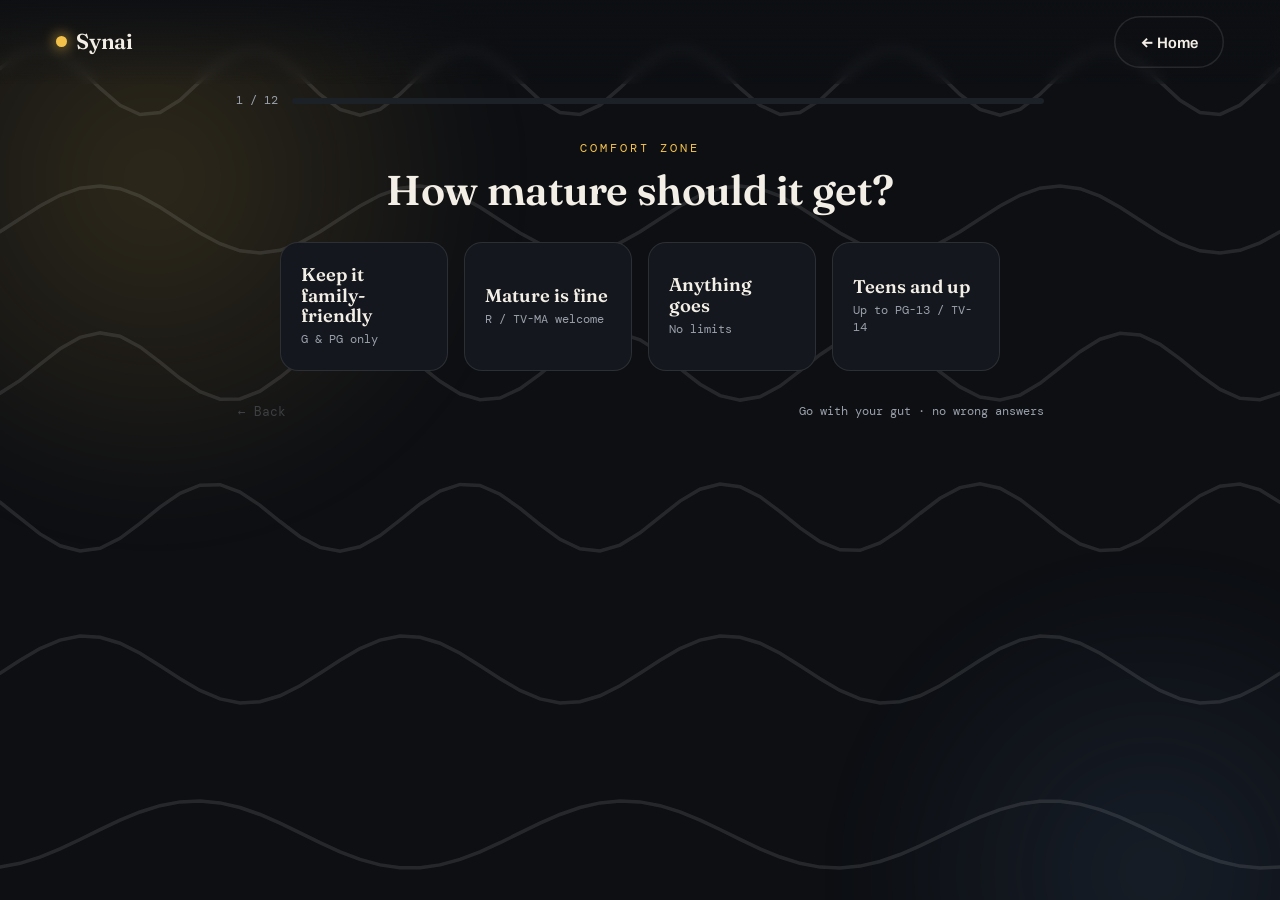
<file: quiz.html>
<!DOCTYPE html>
<html lang="en">
<head>
  <meta charset="UTF-8" />
  <meta name="viewport" content="width=device-width, initial-scale=1.0" />
  <title>Synai — the taste quiz</title>
  <meta name="description" content="Ten this-or-that picks. Synai turns them into a ranked shortlist." />
  <link rel="icon" href="data:image/svg+xml,<svg xmlns='http://www.w3.org/2000/svg' viewBox='0 0 100 100'><circle cx='50' cy='50' r='40' fill='%23F4C24B'/></svg>" />
  <link rel="preconnect" href="https://image.tmdb.org" />
  <link rel="stylesheet" href="assets/css/styles.css" />
</head>
<body>

  <div class="scene" aria-hidden="true">
    <div class="glow g1"></div>
    <div class="glow g2"></div>
  </div>

  <nav class="nav">
    <a class="brand" href="index.html"><span class="dot"></span>Synai</a>
    <a class="btn ghost" href="index.html">← Home</a>
  </nav>

  <main class="quiz-main">
    <div class="quiz-stage" id="quiz-stage">

      <div class="progress" aria-hidden="true">
        <span id="q-count">1 / 10</span>
        <span class="bar"><i id="prog-fill"></i></span>
      </div>

      <div class="q-card" id="q-card">
        <p class="eyebrow" id="q-kicker">Right now</p>
        <h2 id="q-prompt"></h2>
        <div id="q-body"></div>
      </div>

      <div class="q-foot" id="q-foot">
        <button class="ghost-btn" id="q-back" type="button">← Back</button>
        <span id="q-hint">Go with your gut · no wrong answers</span>
      </div>

      <section class="results" id="results" aria-live="polite">
        <div class="results-head">
          <p class="eyebrow" style="text-align:center">Your shortlist</p>
          <h2>Made <em>for you</em></h2>
          <p>Ranked for your mood tonight. Tap any poster to see what it's about.</p>
        </div>
        <div class="taste-summary" id="taste-summary"></div>
        <div class="rec-grid" id="rec-grid"></div>
        <div class="results-cta">
          <button class="btn" id="retake" type="button">Retake <span class="arr">↻</span></button>
          <a class="btn ghost" href="index.html">Home</a>
        </div>
      </section>

    </div>
  </main>

  <!-- movie detail modal -->
  <div class="modal" id="movie-modal" hidden>
    <div class="modal-backdrop" data-close></div>
    <div class="modal-card" role="dialog" aria-modal="true" aria-labelledby="m-title">
      <button class="modal-close" type="button" data-close aria-label="Close">✕</button>
      <img class="modal-poster" id="m-poster" alt="" width="500" height="750" />
      <div class="modal-body">
        <p class="m-meta" id="m-meta"></p>
        <h3 id="m-title"></h3>
        <p class="m-facts" id="m-facts"></p>
        <div class="m-scores" id="m-scores"></div>
        <div class="m-moods" id="m-moods"></div>
        <p class="m-overview" id="m-overview"></p>
        <p class="m-cast" id="m-cast"></p>
        <p class="m-watch" id="m-watch"></p>
        <p class="m-match" id="m-match"></p>
      </div>
    </div>
  </div>

  <script src="assets/js/data.js"></script>
  <script src="assets/js/curated.js"></script>
  <script src="assets/js/tmdb.js"></script>
  <script src="assets/js/modal.js"></script>
  <script src="assets/js/quiz.js"></script>
</body>
</html>
</file>
<file: assets/css/styles.css>
/* ============================================================
   Synai — taste-tuning for movies & TV
   v2: dark cinema wall, real posters, restrained palette
   ============================================================ */

@import url('https://fonts.googleapis.com/css2?family=Fraunces:opsz,wght@9..144,500;9..144,600&family=Familjen+Grotesk:wght@400;500;600&family=DM+Mono:wght@400;500&display=swap');

:root {
  /* restrained palette: ink + off-white + a single amber accent.
     The posters supply all the color. */
  --bg:      #0D0F13;
  --bg-2:    #14171D;
  --bg-3:    #1C2027;
  --line:    rgba(255,255,255,0.10);
  --text:    #F3EFE6;
  --muted:   #9aa0ab;
  --accent:  #F4C24B;
  --accent-d:#d89f2a;

  --display: 'Fraunces', Georgia, serif;
  --body:    'Familjen Grotesk', system-ui, sans-serif;
  --mono:    'DM Mono', ui-monospace, monospace;

  --r-poster: 10px;
  --r-card:   18px;

  --shadow: 0 18px 50px -20px rgba(0,0,0,0.8);
  --maxw: 1200px;
  --gutter: clamp(18px, 5vw, 56px);
}

* { box-sizing: border-box; -webkit-tap-highlight-color: transparent; }
html { scroll-behavior: smooth; }
body {
  margin: 0;
  font-family: var(--body);
  background: var(--bg);
  color: var(--text);
  -webkit-font-smoothing: antialiased;
  overflow-x: hidden;
  line-height: 1.5;
}
h1, h2, h3 { font-family: var(--display); font-weight: 600; line-height: 1.04; letter-spacing: -0.01em; margin: 0; }
a { color: inherit; }
img { display: block; }

.eyebrow {
  font-family: var(--mono);
  font-size: 0.72rem;
  letter-spacing: 0.26em;
  text-transform: uppercase;
  color: var(--accent);
  margin: 0;
}

/* ---- soft reworked shapes: two quiet radial glows --------- */
.scene { position: fixed; inset: 0; z-index: 0; overflow: hidden; pointer-events: none; }
.squiggle { pointer-events: none; z-index: 0; }
.glow { position: absolute; border-radius: 50%; filter: blur(40px); opacity: 0.5; will-change: transform; }
.glow.g1 { width: 60vw; height: 60vw; left: -18vw; top: -16vw;
  background: radial-gradient(circle, rgba(244,194,75,0.30), transparent 65%); }
.glow.g2 { width: 52vw; height: 52vw; right: -16vw; top: 60vh;
  background: radial-gradient(circle, rgba(90,130,180,0.28), transparent 65%); }

/* ---- nav -------------------------------------------------- */
.nav {
  position: fixed; inset: 0 0 auto 0; z-index: 60;
  display: flex; align-items: center; justify-content: space-between;
  padding: 16px var(--gutter);
  background: linear-gradient(to bottom, rgba(13,15,19,0.92), rgba(13,15,19,0));
  backdrop-filter: blur(6px);
}
.brand { font-family: var(--display); font-weight: 600; font-size: 1.35rem; letter-spacing: -0.01em; text-decoration: none; display: inline-flex; align-items: center; gap: 9px; }
.brand .dot { width: 11px; height: 11px; border-radius: 50%; background: var(--accent); box-shadow: 0 0 14px var(--accent); }

/* ---- buttons ---------------------------------------------- */
.btn {
  font-family: var(--body); font-weight: 600; font-size: 1rem;
  border: none; cursor: pointer; text-decoration: none;
  padding: 14px 26px; border-radius: 100px;
  background: var(--accent); color: #20180a;
  display: inline-flex; align-items: center; gap: 9px;
  transition: transform .16s ease, box-shadow .16s ease, background .16s;
  box-shadow: 0 10px 30px -10px rgba(244,194,75,0.5);
}
.btn:hover { transform: translateY(-2px); box-shadow: 0 16px 40px -12px rgba(244,194,75,0.6); }
.btn:active { transform: translateY(0); }
.btn:focus-visible { outline: 3px solid var(--accent); outline-offset: 3px; }
.btn.ghost { background: transparent; color: var(--text); box-shadow: inset 0 0 0 1.5px var(--line); }
.btn.ghost:hover { box-shadow: inset 0 0 0 1.5px rgba(255,255,255,0.4); }
.btn .arr { transition: transform .18s; }
.btn:hover .arr { transform: translateX(3px); }

main { position: relative; z-index: 2; }
.wrap { max-width: var(--maxw); margin: 0 auto; padding: 0 var(--gutter); }

/* reveal */
.reveal { opacity: 0; transform: translateY(26px); transition: opacity .7s ease, transform .7s cubic-bezier(.2,.7,.2,1); }
.reveal.in { opacity: 1; transform: none; }
.reveal.d1 { transition-delay: .07s; }
.reveal.d2 { transition-delay: .14s; }

/* ============================================================
   HOME — poster wall hero
   ============================================================ */
.hero { position: relative; min-height: 100vh; overflow: hidden; display: flex; align-items: center; }

/* moving columns of real posters */
.wall {
  position: absolute; inset: -8% -2%;
  display: flex; gap: clamp(10px, 1.4vw, 18px);
  justify-content: center;
  transform: rotate(-6deg) scale(1.18);
  z-index: 0;
  -webkit-mask-image: radial-gradient(120% 80% at 50% 42%, #000 55%, transparent 100%);
          mask-image: radial-gradient(120% 80% at 50% 42%, #000 55%, transparent 100%);
}
.wall-col { display: flex; flex-direction: column; gap: clamp(10px, 1.4vw, 18px); flex: 0 0 auto; width: clamp(120px, 14vw, 190px); will-change: transform; }
.wall-col.up   { animation: scrollUp   var(--dur, 60s) linear infinite; }
.wall-col.down { animation: scrollDown var(--dur, 60s) linear infinite; }
@keyframes scrollUp   { from { transform: translateY(0); }    to { transform: translateY(-50%); } }
@keyframes scrollDown { from { transform: translateY(-50%); } to { transform: translateY(0); } }
.wall-col img {
  width: 100%; aspect-ratio: 2 / 3; object-fit: cover;
  border-radius: var(--r-poster);
  box-shadow: var(--shadow);
  background: var(--bg-2);
}

/* darkening + centered message */
.hero-scrim { position: absolute; inset: 0; z-index: 1;
  background: radial-gradient(110% 75% at 50% 45%, rgba(13,15,19,0.55) 0%, rgba(13,15,19,0.86) 55%, rgba(13,15,19,0.97) 100%); }
.hero-inner { position: relative; z-index: 2; width: 100%; text-align: center; padding: 120px 0 60px; }
.hero-mark { font-family: var(--display); font-weight: 600; font-size: 0.95rem; letter-spacing: 0.04em; color: var(--muted); margin-bottom: 18px; }
.hero h1 { font-size: clamp(2.8rem, 9vw, 6.5rem); letter-spacing: -0.025em; }
.hero h1 em { font-style: italic; color: var(--accent); }
.hero .sub { color: var(--muted); font-size: clamp(1.05rem, 1.7vw, 1.3rem); margin: 22px auto 34px; max-width: 30ch; }
.hero-cta { display: flex; gap: 12px; justify-content: center; flex-wrap: wrap; }
.hero-note { margin-top: 22px; font-family: var(--mono); font-size: 0.74rem; letter-spacing: 0.08em; color: var(--muted); }
.scroll-cue { position: absolute; left: 50%; bottom: 26px; transform: translateX(-50%); z-index: 2; font-family: var(--mono); font-size: 0.66rem; letter-spacing: 0.3em; color: var(--muted); text-transform: uppercase; animation: bob 2.4s ease-in-out infinite; }
@keyframes bob { 0%,100% { transform: translate(-50%, 0); opacity: .55; } 50% { transform: translate(-50%, 6px); opacity: 1; } }

/* ---- catalog grid band ----------------------------------- */
.gallery { padding: clamp(70px, 12vh, 130px) 0; position: relative; }
.gallery-head { display: flex; align-items: flex-end; justify-content: space-between; gap: 20px; flex-wrap: wrap; margin-bottom: 36px; }
.gallery-head h2 { font-size: clamp(1.8rem, 4vw, 2.8rem); }
.gallery-head p { color: var(--muted); margin: 8px 0 0; }
.catalog-search-row { display: flex; align-items: center; gap: 16px; flex-wrap: wrap; margin-bottom: 28px; }
.catalog-search {
  flex: 1 1 320px; max-width: 520px; font: inherit; color: var(--text);
  background: rgba(255, 255, 255, 0.04); border: 1px solid rgba(255, 255, 255, 0.12);
  border-radius: 999px; padding: 14px 22px; outline: none; transition: border-color .2s, background .2s;
}
.catalog-search::placeholder { color: var(--muted); }
.catalog-search:focus { border-color: var(--accent); background: rgba(255, 255, 255, 0.06); }
.search-status { color: var(--muted); font-size: 0.92rem; }
.catalog-loading { color: var(--muted); padding: 40px 0; grid-column: 1 / -1; text-align: center; }
.genre-filter { display: flex; flex-wrap: wrap; gap: 10px; margin-bottom: 28px; }
.genre-chip {
  font: inherit; font-size: 0.9rem; color: var(--muted); cursor: pointer;
  background: rgba(255, 255, 255, 0.04); border: 1px solid rgba(255, 255, 255, 0.12);
  border-radius: 999px; padding: 8px 16px; transition: color .18s, background .18s, border-color .18s;
}
.genre-chip:hover { color: #fff; border-color: rgba(255, 255, 255, 0.28); }
.genre-chip.on { color: #20180a; background: var(--accent); border-color: var(--accent); font-weight: 600; }
.see-more-row { display: flex; justify-content: center; margin-top: 36px; }
.poster-grid { display: grid; grid-template-columns: repeat(6, 1fr); gap: clamp(10px, 1.4vw, 18px); }
.tile {
  position: relative; display: block; padding: 0; border: none; cursor: pointer;
  font: inherit; color: inherit; text-align: left;
  border-radius: var(--r-poster); overflow: hidden; box-shadow: var(--shadow);
  aspect-ratio: 2/3; background: var(--bg-2);
}
.tile img { width: 100%; height: 100%; object-fit: cover; transition: transform .4s ease; }
.tile:hover img, .tile:focus-visible img { transform: scale(1.06); }
.tile:focus-visible { outline: 3px solid var(--accent); outline-offset: 3px; }
.tile .t-info {
  position: absolute; top: 8px; right: 8px; z-index: 2;
  width: 24px; height: 24px; border-radius: 50%;
  display: grid; place-items: center; font-size: 0.8rem;
  background: rgba(0,0,0,0.55); color: var(--text);
  opacity: 0; transition: opacity .25s;
}
.tile:hover .t-info, .tile:focus-visible .t-info { opacity: 1; }
.tile .t-cap {
  position: absolute; inset: auto 0 0 0; padding: 28px 12px 12px;
  font-family: var(--mono); font-size: 0.66rem; letter-spacing: 0.04em;
  background: linear-gradient(to top, rgba(0,0,0,0.85), transparent);
  opacity: 0; transition: opacity .25s; pointer-events: none;
}
.tile:hover .t-cap, .tile:focus-visible .t-cap { opacity: 1; }

/* ---- closing CTA ----------------------------------------- */
.closer { text-align: center; padding: clamp(80px,14vh,150px) 0 clamp(60px,10vh,110px); }
.closer h2 { font-size: clamp(2rem, 5vw, 3.6rem); max-width: 16ch; margin: 0 auto 12px; }
.closer p { color: var(--muted); margin: 0 auto 30px; max-width: 40ch; }

.foot { position: relative; z-index: 2; border-top: 1px solid var(--line); padding: 26px var(--gutter); display: flex; justify-content: space-between; gap: 12px; flex-wrap: wrap; font-family: var(--mono); font-size: 0.74rem; color: var(--muted); }

/* ============================================================
   QUIZ
   ============================================================ */
.quiz-main { position: relative; z-index: 2; min-height: 100vh; padding-top: 92px; }
.quiz-stage { max-width: 920px; margin: 0 auto; padding: 0 var(--gutter) 80px; }

.progress { display: flex; align-items: center; gap: 14px; font-family: var(--mono); font-size: 0.74rem; color: var(--muted); margin-bottom: 30px; }
.progress .bar { flex: 1; height: 6px; border-radius: 100px; background: var(--bg-3); overflow: hidden; }
.progress .bar i { display: block; height: 100%; width: 0; background: var(--accent); border-radius: 100px; transition: width .5s cubic-bezier(.2,.7,.2,1); }

.q-card { text-align: center; }
.q-card h2 { font-size: clamp(1.7rem, 4vw, 2.6rem); margin: 12px 0 30px; }
.q-card h2 em { font-style: italic; color: var(--accent); }

.matchup { display: grid; grid-template-columns: 1fr auto 1fr; gap: clamp(12px, 2.5vw, 26px); align-items: center; }
.vs { font-family: var(--display); font-style: italic; font-size: 1.2rem; color: var(--muted); }

/* mood / in-the-moment options */
.opts { display: grid; grid-template-columns: repeat(auto-fit, minmax(160px, 1fr)); gap: clamp(10px, 1.6vw, 16px); max-width: 720px; margin: 0 auto; }
/* multi-select genre picker */
.genre-pick { max-width: 720px; margin: 0 auto; }
.gp-grid { display: flex; flex-wrap: wrap; justify-content: center; gap: 10px; margin-bottom: 26px; }
.gp-chip {
  font: inherit; font-size: 0.92rem; color: var(--text); cursor: pointer;
  background: var(--bg-2); border: 1.5px solid var(--line); border-radius: 100px;
  padding: 10px 18px; transition: border-color .15s, background .15s, transform .1s;
}
.gp-chip:hover { border-color: rgba(255,255,255,0.3); transform: translateY(-2px); }
.gp-chip.on { background: var(--accent); border-color: var(--accent); color: #20180a; font-weight: 600; }
.gp-chip:focus-visible { outline: 3px solid var(--accent); outline-offset: 3px; }
.gp-next { display: block; margin: 0 auto; }
.opt {
  cursor: pointer; text-align: left; font: inherit; color: inherit;
  background: var(--bg-2); border: 1.5px solid var(--line); border-radius: var(--r-card);
  padding: 22px 20px; min-height: 108px;
  display: flex; flex-direction: column; justify-content: center; gap: 5px;
  transition: transform .16s ease, border-color .16s ease, background .16s;
}
.opt:hover { transform: translateY(-4px); border-color: rgba(255,255,255,0.3); background: var(--bg-3); }
.opt:focus-visible { outline: 3px solid var(--accent); outline-offset: 3px; }
.opt.chosen { border-color: var(--accent); background: var(--bg-3); }
.opt-label { font-family: var(--display); font-weight: 600; font-size: 1.15rem; line-height: 1.1; }
.opt-sub { font-family: var(--mono); font-size: 0.72rem; color: var(--muted); }
.pick {
  position: relative; border: 2px solid transparent; cursor: pointer; padding: 0;
  border-radius: var(--r-card); overflow: hidden; background: var(--bg-2);
  aspect-ratio: 2/3; box-shadow: var(--shadow);
  transition: transform .18s ease, border-color .18s ease, box-shadow .18s;
}
.pick img { width: 100%; height: 100%; object-fit: cover; }
.pick figcaption {
  position: absolute; inset: auto 0 0 0; z-index: 2; text-align: left;
  padding: 40px 16px 14px;
  background: linear-gradient(to top, rgba(0,0,0,0.9) 10%, transparent);
}
.pick .c-genre { font-family: var(--mono); font-size: 0.62rem; letter-spacing: 0.14em; text-transform: uppercase; color: var(--accent); }
.pick .c-title { font-family: var(--display); font-weight: 600; font-size: 1.1rem; line-height: 1.06; margin-top: 3px; }
.pick:hover { transform: translateY(-5px); box-shadow: 0 26px 60px -22px rgba(0,0,0,0.9); border-color: rgba(255,255,255,0.25); }
.pick:focus-visible { outline: 3px solid var(--accent); outline-offset: 3px; }
.pick.chosen { border-color: var(--accent); transform: scale(0.99); }

.q-foot { margin-top: 26px; display: flex; justify-content: space-between; align-items: center; font-family: var(--mono); font-size: 0.78rem; color: var(--muted); }
.ghost-btn { background: none; border: none; cursor: pointer; font-family: var(--mono); font-size: 0.8rem; color: var(--muted); display: inline-flex; align-items: center; gap: 7px; padding: 6px 2px; }
.ghost-btn:disabled { opacity: 0.3; cursor: default; }
.ghost-btn:not(:disabled):hover { color: var(--text); }

/* results */
.results { display: none; }
.results.show { display: block; animation: rise .6s cubic-bezier(.2,.7,.2,1); }
@keyframes rise { from { opacity: 0; transform: translateY(24px); } to { opacity: 1; transform: none; } }
.results-head { text-align: center; margin-bottom: 22px; }
.results-head h2 { font-size: clamp(2rem, 5vw, 3.2rem); }
.results-head h2 em { font-style: italic; color: var(--accent); }
.results-head p { color: var(--muted); margin-top: 10px; }
.taste-summary { display: flex; flex-wrap: wrap; gap: 9px; justify-content: center; margin: 22px 0 40px; }
.taste-pill { font-family: var(--mono); font-size: 0.74rem; padding: 8px 14px; border-radius: 100px; background: var(--bg-2); border: 1px solid var(--line); }
.taste-pill b { color: var(--accent); font-weight: 500; }

.rec-grid { display: grid; grid-template-columns: repeat(4, 1fr); gap: clamp(12px,1.6vw,18px); }
.rec {
  position: relative; display: block; padding: 0; border: none; cursor: pointer;
  font: inherit; color: inherit; text-align: left;
  border-radius: var(--r-card); overflow: hidden; aspect-ratio: 2/3;
  background: var(--bg-2); box-shadow: var(--shadow); animation: rise .5s backwards;
  transition: transform .16s ease;
}
.rec:hover { transform: translateY(-4px); }
.rec:focus-visible { outline: 3px solid var(--accent); outline-offset: 3px; }
.rec img { width: 100%; height: 100%; object-fit: cover; }
.rec .r-rank { position: absolute; top: 10px; left: 10px; z-index: 2; font-family: var(--display); font-weight: 600; font-size: 0.95rem; min-width: 28px; height: 28px; padding: 0 7px; border-radius: 100px; background: var(--accent); color: #20180a; display: grid; place-items: center; }
.rec .r-info { position: absolute; top: 12px; right: 10px; z-index: 2; font-size: 0.85rem; color: var(--text); opacity: 0; transition: opacity .25s; }
.rec:hover .r-info, .rec:focus-visible .r-info { opacity: 1; }
.rec figcaption { position: absolute; inset: auto 0 0 0; z-index: 2; padding: 36px 12px 12px; background: linear-gradient(to top, rgba(0,0,0,0.92) 12%, transparent); }
.rec .r-title { font-family: var(--display); font-weight: 600; font-size: 1rem; line-height: 1.06; }
.rec .r-match { font-family: var(--mono); font-size: 0.66rem; color: var(--accent); margin-top: 4px; }
.results-cta { text-align: center; margin-top: 42px; display: flex; gap: 12px; justify-content: center; flex-wrap: wrap; }

/* ============================================================
   Movie detail modal
   ============================================================ */
.modal { position: fixed; inset: 0; z-index: 100; display: grid; place-items: center; padding: var(--gutter); }
.modal[hidden] { display: none; }
.modal-backdrop { position: absolute; inset: 0; background: rgba(6,8,11,0.74); backdrop-filter: blur(6px); opacity: 0; transition: opacity .25s; }
.modal.open .modal-backdrop { opacity: 1; }
.modal-card {
  position: relative; z-index: 2; display: grid; grid-template-columns: 0.62fr 1fr;
  gap: clamp(18px, 3vw, 30px); align-items: start;
  max-width: 720px; width: 100%; max-height: 88vh; overflow: auto;
  background: var(--bg-2); border: 1px solid var(--line); border-radius: 22px;
  padding: clamp(18px, 3vw, 30px);
  box-shadow: 0 40px 100px -30px rgba(0,0,0,0.85);
  transform: translateY(16px) scale(0.98); opacity: 0;
  transition: transform .28s cubic-bezier(.2,.7,.2,1), opacity .28s;
}
.modal.open .modal-card { transform: none; opacity: 1; }
.modal-poster { width: 100%; border-radius: var(--r-poster); aspect-ratio: 2/3; object-fit: cover; box-shadow: var(--shadow); }
.modal-close {
  position: absolute; top: 12px; right: 12px; z-index: 3;
  width: 34px; height: 34px; border-radius: 50%; border: 1px solid var(--line);
  background: rgba(0,0,0,0.4); color: var(--text); cursor: pointer; font-size: 0.85rem;
  display: grid; place-items: center; transition: background .15s, transform .15s;
}
.modal-close:hover { background: rgba(0,0,0,0.7); transform: rotate(90deg); }
.modal-close:focus-visible { outline: 3px solid var(--accent); outline-offset: 2px; }
.modal-body { padding-top: 4px; }
.modal-body .m-meta { font-family: var(--mono); font-size: 0.72rem; letter-spacing: 0.1em; text-transform: uppercase; color: var(--muted); margin: 0 0 8px; }
.m-rating { display: inline-block; padding: 1px 7px; border-radius: 5px; border: 1px solid var(--line); color: var(--text); letter-spacing: 0.06em; }
.modal-body h3 { font-size: clamp(1.5rem, 3vw, 2rem); }
.m-facts { font-family: var(--mono); font-size: 0.74rem; letter-spacing: 0.02em; color: var(--text); margin: 8px 0 0; }
.m-scores { display: flex; flex-wrap: wrap; gap: 10px; margin: 14px 0 0; }
.m-score { display: inline-flex; align-items: center; gap: 6px; font-family: var(--mono); font-size: 0.82rem; font-weight: 500;
  padding: 5px 12px; border-radius: 100px; background: var(--bg-3); border: 1px solid var(--line); color: var(--text); }
.m-score-ico { font-size: 0.95rem; line-height: 1; }
.m-score-lbl { color: var(--muted); font-size: 0.72rem; letter-spacing: 0.02em; }
.m-score.fresh { color: #ff6b57; border-color: rgba(255,107,87,0.4); }
.m-score.rotten { color: #8fae6b; border-color: rgba(143,174,107,0.4); }
.m-moods { display: flex; flex-wrap: wrap; gap: 7px; margin: 14px 0; }
.m-cast, .m-watch { display: flex; flex-direction: column; gap: 3px; font-size: 0.92rem; line-height: 1.4; color: #cfd3cb; margin: 14px 0 0; }
.m-watch { margin-top: 12px; }
.m-list-label { font-family: var(--mono); font-size: 0.64rem; text-transform: uppercase; letter-spacing: 0.14em; color: var(--muted); margin-bottom: 3px; }
.m-list-item { color: #cfd3cb; }
.m-watch-link { color: var(--accent); text-decoration: none; font-size: 0.84rem; margin-top: 2px; }
.m-watch-link:hover { text-decoration: underline; }
.m-mood { font-family: var(--mono); font-size: 0.66rem; letter-spacing: 0.06em; padding: 5px 11px; border-radius: 100px; background: rgba(244,194,75,0.12); color: var(--accent); border: 1px solid rgba(244,194,75,0.3); }
.m-overview { color: #d7d3c8; font-size: 1rem; line-height: 1.6; margin: 12px 0 0; }
.m-match { font-family: var(--mono); font-size: 0.78rem; color: var(--accent); margin: 16px 0 0; }

/* ============================================================
   Responsive
   ============================================================ */
@media (max-width: 1000px) { .poster-grid { grid-template-columns: repeat(4, 1fr); } }
@media (max-width: 820px) {
  .rec-grid { grid-template-columns: repeat(2, 1fr); }
}
@media (max-width: 620px) {
  .modal { padding: 14px; }
  .modal-card { grid-template-columns: 1fr; max-width: 440px; max-height: 92vh; text-align: center; }
  .modal-poster { max-width: 180px; margin: 0 auto; }
  .m-moods, .m-scores { justify-content: center; }
  .m-cast, .m-watch { align-items: center; }
}
@media (max-width: 560px) {
  .nav { padding: 12px 18px; }
  .brand { font-size: 1.15rem; }
  .nav .btn { padding: 10px 18px; font-size: 0.9rem; }
  .nav .nav-hide { display: none; }

  /* home */
  .hero { min-height: 100svh; }
  .hero-inner { padding: 104px 0 72px; }
  .hero-cta { flex-direction: column; align-items: stretch; padding: 0 9vw; }
  .hero-cta .btn { justify-content: center; }
  .poster-grid { grid-template-columns: repeat(3, 1fr); }
  .genre-chip { font-size: 0.82rem; padding: 7px 13px; }

  /* quiz */
  .quiz-main { padding-top: 80px; }
  .progress { margin-bottom: 22px; }
  .q-card h2 { margin: 10px 0 22px; }
  .matchup { grid-template-columns: 1fr 1fr; }
  .vs { display: none; }
  .opts { grid-template-columns: 1fr 1fr; gap: 10px; }
  .opt { padding: 14px 13px; min-height: 88px; gap: 4px; border-radius: 14px; }
  .opt-label { font-size: 1rem; }
  .opt-sub { font-size: 0.66rem; }
  .gp-grid { gap: 8px; margin-bottom: 22px; }
  .gp-chip { font-size: 0.85rem; padding: 9px 14px; }
  .gp-next { width: 100%; justify-content: center; }
  .q-foot { margin-top: 20px; }

  /* results */
  .rec-grid { gap: 10px; }
  .rec figcaption { padding: 26px 9px 9px; }
  .rec .r-title { font-size: 0.86rem; }
  .rec .r-match { font-size: 0.6rem; }
  .rec .r-rank { top: 7px; left: 7px; min-width: 24px; height: 24px; font-size: 0.82rem; }
  .taste-summary { margin: 18px 0 28px; }
  .results-cta .btn { width: 100%; justify-content: center; }
}

/* touch screens have no hover — keep the info hints visible */
@media (hover: none) {
  .tile .t-info, .rec .r-info, .tile .t-cap { opacity: 1; }
}

@media (prefers-reduced-motion: reduce) {
  * { animation-duration: .001ms !important; animation-iteration-count: 1 !important; transition-duration: .001ms !important; scroll-behavior: auto; }
  .reveal { opacity: 1; transform: none; }
  .wall { transform: rotate(-6deg) scale(1.18); }
  .wall-col.up, .wall-col.down { animation: none; }
}
</file>
